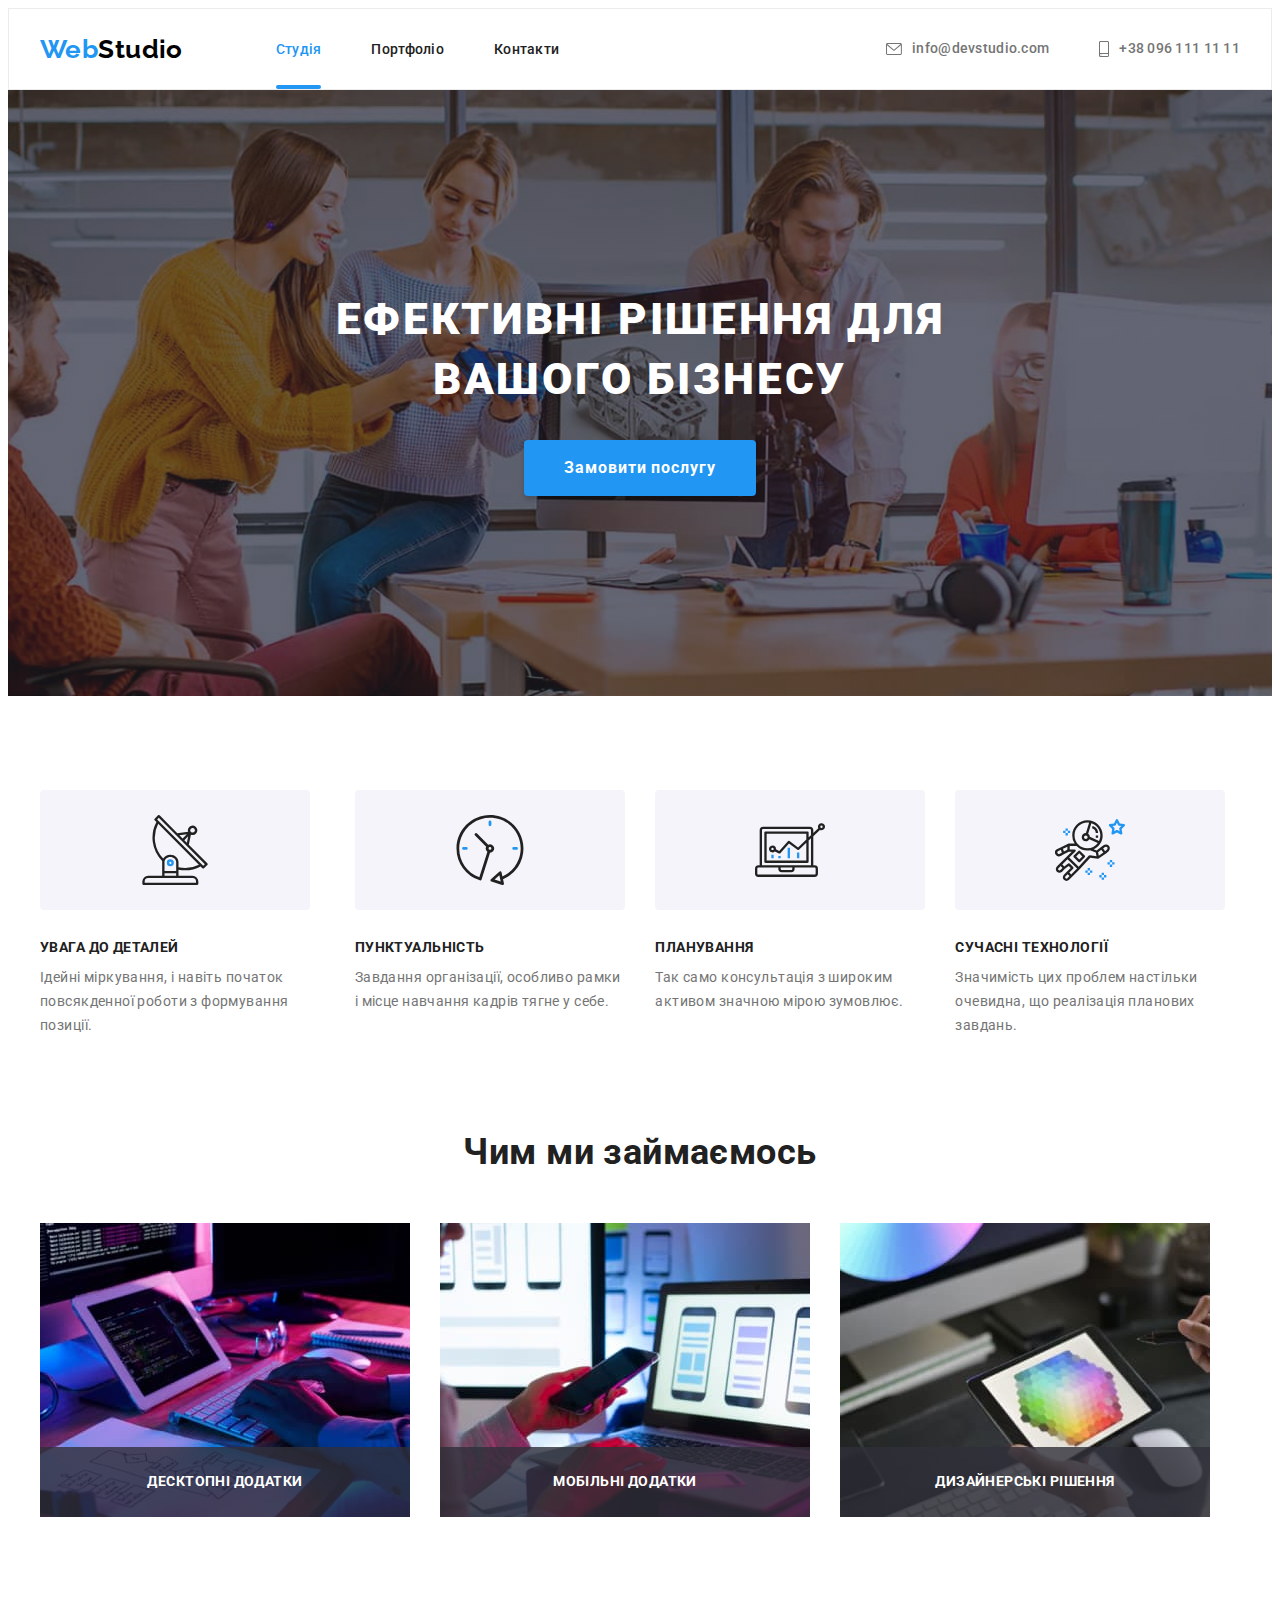
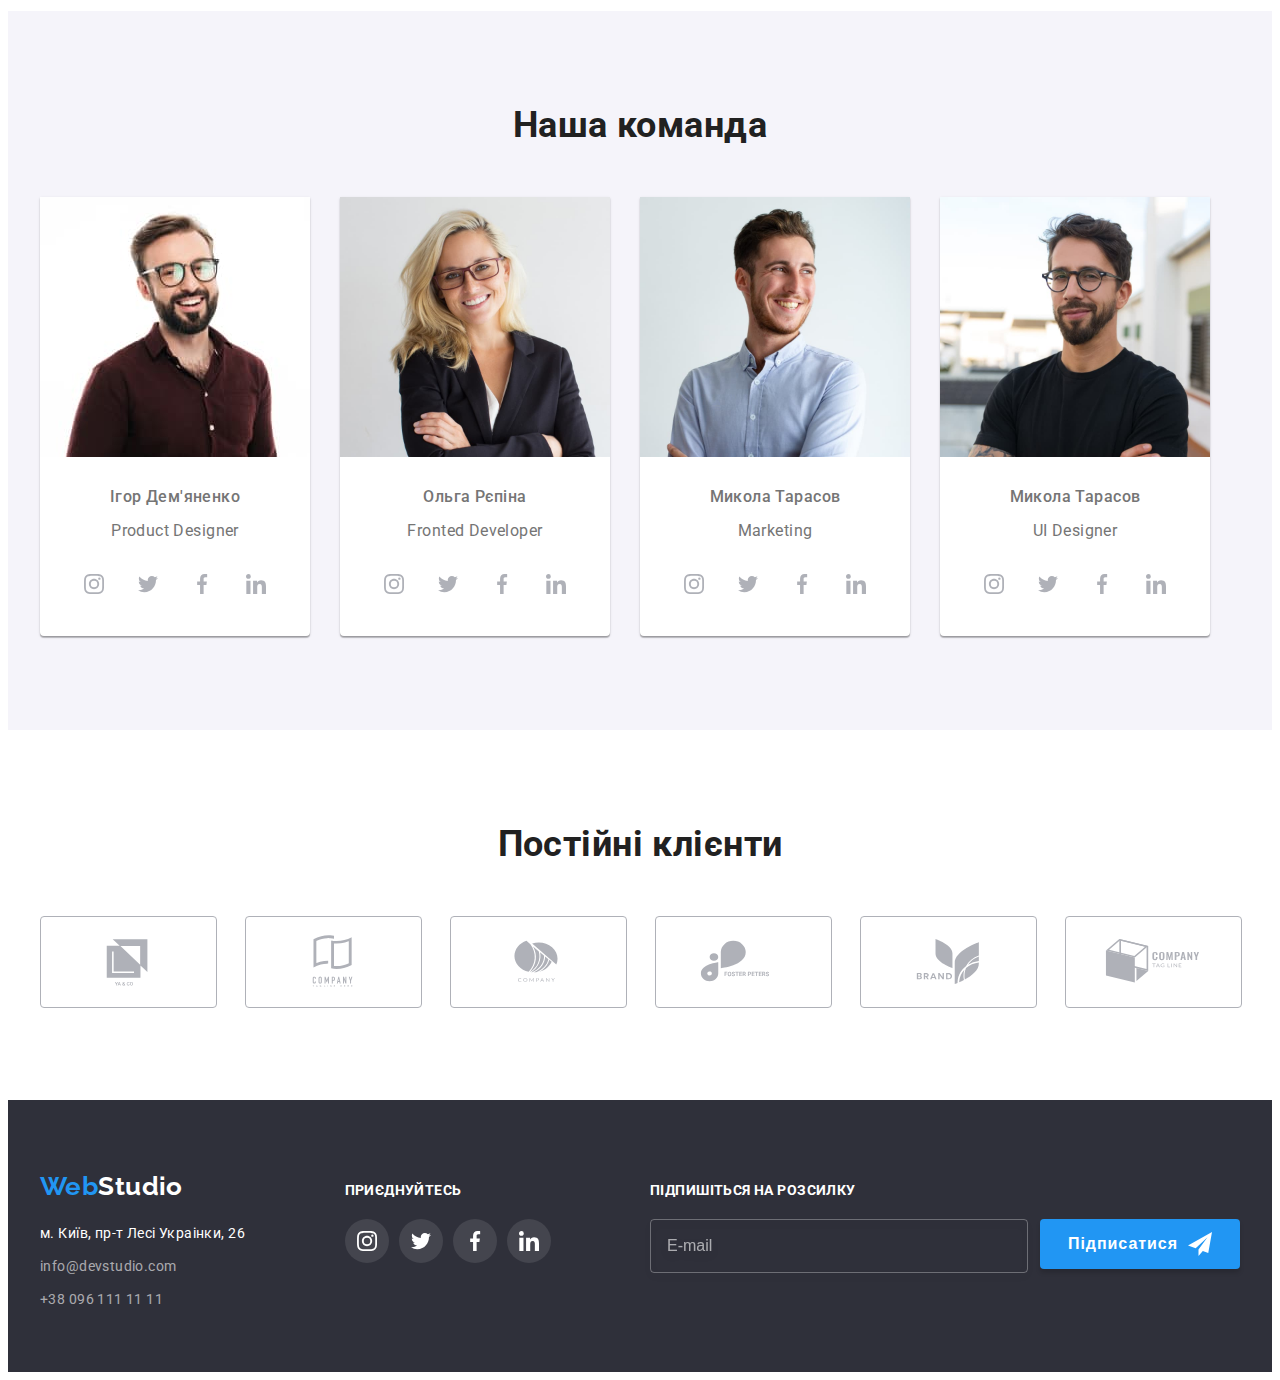
<file: index.html>
<!DOCTYPE html>
<html lang="uk">

<head>
    <meta charset="UTF-8">
    <meta http-equiv="X-UA-Compatible" content="IE=edge">
    <meta name="viewport" content="width=\, initial-scale=1.0">
    <title>Студія</title>
    <link rel="stylesheet" href="https://cdnjs.cloudflare.com/ajax/libs/modern-normalize/1.1.0/modern-normalize.min.css"
        integrity="sha512-wpPYUAdjBVSE4KJnH1VR1HeZfpl1ub8YT/NKx4PuQ5NmX2tKuGu6U/JRp5y+Y8XG2tV+wKQpNHVUX03MfMFn9Q=="
        crossorigin="anonymous" referrerpolicy="no-referrer" />
    <!-- Шрифт -->
    <link rel="preconnect" href="https://fonts.googleapis.com">
    <link rel="preconnect" href="https://fonts.gstatic.com" crossorigin>
    <link href="https://fonts.googleapis.com/css2?family=Raleway:wght@700&family=Roboto:wght@400;500;700;900&display=swap"
        rel="stylesheet">
    <link rel="stylesheet" href="./css/main.min.css">
</head>

<body>
    <header class="header">
        <div class="container header__cont">
            <nav class="nav">
                <a class="logo navigation__logo link" href="./index.html"><span class="logo__part">Web</span>Studio</a>
                <ul class="menu list">
                    <li class="menu__item link">
                        <a class="menu__link link  current" href="./index.html"> Студія</a>
                    </li>
                    <li class="menu__item link">
                        <a class="menu__link link" href="./portfolio.html"> Портфоліо</a>
                    </li>
                    <li class="menu__item link">
                        <a class="menu__link link" href="Контакти"> Контакти</a>
                    </li>
                </ul>
            </nav>
            <ul class="communication list">
                <li class="menu__item"><a class="communication__item link" href="mailto:info@devstudio.com">
                        <svg class="communication__icons" width="16" height="12">
                            <use class="icon" href="./images/icons.svg#icon-envelope"></use>
                        </svg>info@devstudio.com</a></li>
                <li class="menu__item"><a class="communication__item link" href="tel:+380961111111">
                        <svg class="communication__icons" width="10" height="16">
                            <use class="icon" href="./images/icons.svg#icon-smartphone"></use>
                        </svg>+38 096 111 11 11</a></li>
            </ul>
        </div>
    </header>

    <main>
        <section class="hero section">
            <h1 class="hero__title">Ефективні рішення для вашого бізнесу</h1>
            <button type="button" class="hero-button" data-modal-open> <span class="text-hero-button">Замовити послугу</span></button>
            <div class="backdrop is-hidden" data-modal>
                <div class="modal">
                    <button data-modal-close class="button-close">
                        <svg class="modal-icons" width="18" height="18">
                            <use class="icon" href="./images/icons.svg#icon-cross"></use>
                        </svg> 
                    </button>
                    <p class="modal-title">Залиште свої дані, ми вам передзвонимо</p>
                    <form class="modal-form">
                        <div class="modal-field">
                            <label for="user-name" class="input-label">Ім'я</label>
                            <div class="input-wrap">
                                <input type="text" 
                                class="modal-input"
                                id="user-name"
                                class="modal-input"
                                required>
                                <svg class="modal-input-icon" width="18" height="18">
                                    <use href="./images/icons.svg#icon-person-black"></use>
                                </svg>
                            </div>
                        </div>

                        <div class="modal-field ">
                            <label for="user-tel" class="input-label">Телефон</label>
                            <div class="input-wrap">
                                <input type="tel" 
                                class="modal-input"
                                id="user-tel"
                                class="modal-input"
                                required>
                                <svg class="modal-input-icon" width="18" height="18">
                                    <use href="./images/icons.svg#icon-phone-black"></use>
                                </svg>
                            </div>
                        </div>

                        <div class="modal-field">
                            <label for="user-email" class="input-label">Пошта</label>
                            <div class="input-wrap">
                                <input type="email" 
                                class="modal-input"
                                id="user-email"
                                class="modal-input">
                                <svg class="modal-input-icon" width="18" height="18">
                                    <use href="./images/icons.svg#icon-email-black"></use>
                                </svg>
                            </div>
                        </div>

                        <div class="form-textaria">
                            <label for="user-comment" class="input-label">Коментар</label>
                            <textarea 
                                name="user-comment" 
                                id="user-comment" 
                                class="modal-comment  modal-input"
                                placeholder="Введіть текст"
                                ></textarea>
                        </div>

                        <div class="check">
                            <input
                              type="checkbox"
                              name="privacy"
                              id="privacy"
                              class="input-check visually-hidden"
                            />
                            <label for="privacy" class="check-text">
                              <span>
                                <svg class="check-icon" width="16" height="15">
                                  <use href="./images/icons.svg#icon-vector"></use>
                                </svg>
                              </span>
                              Погоджуюся з розсилкою та приймаю  <a href="" class="modal-link link">  Умови договору</a></label
                            >
                        </div>

                        <button type="submit" class="modal-button"><span class="modal-button-text">Відправити</span></button>

                    </form>
                </div>
            </div>
        </section>
        <section class="benefits section">
            <div class="container">
                <h2 class="visually-hidden">Переваги</h2>
                <ul class="benefits benefits__list list">
                    <li class="benefits__item">
                        <div class="benefits__box">
                            <svg class="benefits__icons" width="70" height="70">
                                <use class="icon" href="./images/icons.svg#icon-antenna"></use>
                            </svg>
                        </div>
                        <h3 class="benefits-title">УВАГА ДО ДЕТАЛЕЙ</h3>
                        <p class="benefits-text">Ідейні міркування, і навіть початок повсякденної роботи з формування
                        позиції.</p>
                    </li>
                    <li class="benefits__item">
                        <div class="benefits__box">
                            <svg class="benefits__icons" width="70" height="70">
                                <use class="icon" href="./images/icons.svg#icon-clock"></use>
                            </svg>
                        </div>
                        <h3 class="benefits-title">ПУНКТУАЛЬНІСТЬ</h3>
                        <p class="benefits-text">Завдання організації, особливо рамки і місце навчання кадрів тягне у себе.
                        </p>
                    </li>
                    <li class="benefits__item">
                        <div class="benefits__box">
                            <svg class="benefits__icons" width="70" height="70">
                                <use class="icon" href="./images/icons.svg#icon-diagram"></use>
                            </svg>
                        </div>
                        <h3 class="benefits-title">ПЛАНУВАННЯ</h3>
                        <p class="benefits-text">Так само консультація з широким активом значною мірою зумовлює.</p>
                    </li>
                    <li class="benefits__item">
                        <div class="benefits__box">
                            <svg class="benefits__icons" width="70" height="70">
                                <use class="icon" href="./images/icons.svg#icon-astronaut"></use>
                            </svg>
                        </div>
                        <h3 class="benefits-title">СУЧАСНІ ТЕХНОЛОГІЇ</h3>
                        <p class="benefits-text">Значимість цих проблем настільки очевидна, що реалізація планових завдань.
                        </p>
                    </li>
                </ul>
            </div>
        </section>
        
        <section class="work-example section">
           <div class="container">
            <h2 class="section-title padding-title">Чим ми займаємось</h2>
            <ul class="example list">
                <li class="example__item"><img class="img" src="./images/box_1.jpg" alt="комп'ютер" width="370" height="294">
                    <p class="apps">Десктопні додатки</p>
                </li>
                <li class="example__item"><img class="img" src="./images/box_2.jpg" alt="телефон" width="370" height="294">
                    <p class="apps">Мобільні додатки</p>
                </li>
                <li class="example__item"><img class="img" src="./images/box_3.jpg" alt="планшет" width="370" height="294">
                    <p class="apps">Дизайнерські рішення</p>
                </li>
            </ul>
           </div>
        </section>

        <section class="section-members section">
            <div class="container">
                <h2 class="section-title members padding-title">Наша команда</h2>
                <ul class="members-list list">
                    <li class="members-item">
                        <img class="members-photo" src="./images/team_card_1.jpg" alt="Фото Ігор Дем'яненко" width="270" height="260">
                        <div class="members-card">
                            <h3 class="section-members-name">Ігор Дем'яненко</h3>
                            <p class="section-members-job">Product Designer</p>
                            <ul class="section-members-list list">
                                <li class="section-members-item">
                                    <a href="" class="section-members-link link" target="_blank"
                                        rel="noopener noreferrer nofollow">
                                        <svg class="client-icon" width="20" height="20">
                                            <use href="./images/icons.svg#icon-instagram"></use>
                                        </svg>
                                    </a>
                                </li>
                                <li class="section-members-item">
                                    <a href="" class="section-members-link link" target="_blank"
                                        rel="noopener noreferrer nofollow">
                                        <svg class="client-icon" width="20" height="20">
                                            <use href="./images/icons.svg#icon-twitter"></use>
                                        </svg>
                                    </a>
                                </li>
                                <li class="section-members-item">
                                    <a href="" class="section-members-link link" target="_blank"
                                        rel="noopener noreferrer nofollow">
                                        <svg class="client-icon" width="20" height="20">
                                            <use href="./images/icons.svg#icon-facebook"></use>
                                        </svg>
                                    </a>
                                </li>
                                <li class="section-members-item">
                                    <a href="" class="section-members-link link" target="_blank"
                                        rel="noopener noreferrer nofollow">
                                        <svg class="client-icon" width="20" height="20">
                                            <use href="./images/icons.svg#icon-linkedin"></use>
                                        </svg>
                                    </a>
                                </li>
                            </ul>
                        </div>
                    </li>

                    <li class="members-item">
                        <img class="members-photo" src="./images/team_card_2.jpg" alt="Фото Ольга Рєпіна" width="270" height="260">
                        <div class="members-card">
                            <h3 class="section-members-name">Ольга Рєпіна</h3>
                            <p class="section-members-job">Fronted Developer</p>
                            <ul class="section-members-list list">
                                <li class="section-members-item">
                                    <a href="" class="section-members-link link" target="_blank"
                                        rel="noopener noreferrer nofollow">
                                        <svg class="client-icon" width="20" height="20">
                                            <use href="./images/icons.svg#icon-instagram"></use>
                                        </svg>
                                    </a>
                                </li>
                                <li class="section-members-item">
                                    <a href="" class="section-members-link link" target="_blank"
                                        rel="noopener noreferrer nofollow">
                                        <svg class="client-icon" width="20" height="20">
                                            <use href="./images/icons.svg#icon-twitter"></use>
                                        </svg>
                                    </a>
                                </li>
                                <li class="section-members-item">
                                    <a href="" class="section-members-link link" target="_blank"
                                        rel="noopener noreferrer nofollow">
                                        <svg class="client-icon" width="20" height="20">
                                            <use href="./images/icons.svg#icon-facebook"></use>
                                        </svg>
                                    </a>
                                </li>
                                <li class="section-members-item">
                                    <a href="" class="section-members-link link" target="_blank"
                                        rel="noopener noreferrer nofollow">
                                        <svg class="client-icon" width="20" height="20">
                                            <use href="./images/icons.svg#icon-linkedin"></use>
                                        </svg>
                                    </a>
                                </li>
                            </ul>
                        </div>
                    </li>

                    <li class="members-item">
                        <img class="members-photo" src="./images/team_card_3.jpg" alt="Фото Микола Тарасов" width="270" height="260">
                        <div class="members-card">
                            <h3 class="section-members-name">Микола Тарасов</h3>
                            <p class="section-members-job">Marketing</p>
                            <ul class="section-members-list list">
                                <li class="section-members-item">
                                    <a href="" class="section-members-link link" target="_blank"
                                        rel="noopener noreferrer nofollow">
                                        <svg class="client-icon" width="20" height="20">
                                            <use href="./images/icons.svg#icon-instagram"></use>
                                        </svg>
                                    </a>
                                </li>
                                <li class="section-members-item">
                                    <a href="" class="section-members-link link" target="_blank"
                                        rel="noopener noreferrer nofollow">
                                        <svg class="client-icon" width="20" height="20">
                                            <use href="./images/icons.svg#icon-twitter"></use>
                                        </svg>
                                    </a>
                                </li>
                                <li class="section-members-item">
                                    <a href="" class="section-members-link link" target="_blank"
                                        rel="noopener noreferrer nofollow">
                                        <svg class="client-icon" width="20" height="20">
                                            <use href="./images/icons.svg#icon-facebook"></use>
                                        </svg>
                                    </a>
                                </li>
                                <li class="section-members-item">
                                    <a href="" class="section-members-link link" target="_blank"
                                        rel="noopener noreferrer nofollow">
                                        <svg class="client-icon" width="20" height="20">
                                            <use href="./images/icons.svg#icon-linkedin"></use>
                                        </svg>
                                    </a>
                                </li>
                            </ul>
                        </div>
                    </li>

                    <li class="members-item">
                        <img class="members-photo" src="./images/team_card_4.jpg" alt="Фото Михайло Єрмаков" width="270" height="260">
                        <div class="members-card">
                            <h3 class="section-members-name">Микола Тарасов</h3>
                            <p class="section-members-job">UI Designer</p>
                            <ul class="section-members-list list">
                                <li class="section-members-item">
                                    <a href="" class="section-members-link link" target="_blank"
                                        rel="noopener noreferrer nofollow">
                                        <svg class="client-icon" width="20" height="20">
                                            <use href="./images/icons.svg#icon-instagram"></use>
                                        </svg>
                                    </a>
                                </li>
                                <li class="section-members-item">
                                    <a href="" class="section-members-link link" target="_blank"
                                        rel="noopener noreferrer nofollow">
                                        <svg class="client-icon" width="20" height="20">
                                            <use href="./images/icons.svg#icon-twitter"></use>
                                        </svg>
                                    </a>
                                </li>
                                <li class="section-members-item">
                                    <a href="" class="section-members-link link" target="_blank"
                                        rel="noopener noreferrer nofollow">
                                        <svg class="client-icon" width="20" height="20">
                                            <use href="./images/icons.svg#icon-facebook"></use>
                                        </svg>
                                    </a>
                                </li>
                                <li class="section-members-item">
                                    <a href="" class="section-members-link link" target="_blank"
                                        rel="noopener noreferrer nofollow">
                                        <svg class="client-icon" width="20" height="20">
                                            <use href="./images/icons.svg#icon-linkedin"></use>
                                        </svg>
                                    </a>
                                </li>
                            </ul>
                        </div>
                    </li>
                </ul>
            </div>
        </section>

        <section class="client section">
            <div class="container">
                <h2 class="section-title">Постійні клієнти</h2>
                <ul class="client-list list">
                    <li class="client-item">
                        <a href="" class="client-link link" target="_blank"
                            rel="noopener noreferrer nofollow">
                            <svg class="client-icon" width="106" height="60">
                                <use href="./images/icons.svg#icon-logo-1"></use>
                            </svg>
                        </a>
                    </li>
                    <li class="client-item">
                        <a href="" class="client-link link" target="_blank"
                            rel="noopener noreferrer nofollow">
                            <svg class="client-icon" width="106" height="60">
                                <use href="./images/icons.svg#icon-logo-2"></use>
                            </svg>
                        </a>
                    </li>
                    <li class="client-item">
                        <a href="" class="client-link link" target="_blank"
                            rel="noopener noreferrer nofollow">
                            <svg class="client-icon" width="106" height="60">
                                <use href="./images/icons.svg#icon-logo-3"></use>
                            </svg>
                        </a>
                    </li>
                    <li class="client-item">
                        <a href="" class="client-link link" target="_blank"
                            rel="noopener noreferrer nofollow">
                            <svg class="client-icon" width="106" height="60">
                                <use href="./images/icons.svg#icon-logo-4"></use>
                            </svg>
                        </a>
                    </li>
                    <li class="client-item">
                        <a href="" class="client-link link" target="_blank"
                            rel="noopener noreferrer nofollow">
                            <svg class="client-icon" width="106" height="60">
                                <use href="./images/icons.svg#icon-logo-5"></use>
                            </svg>
                        </a>
                    </li>
                    <li class="client-item">
                        <a href="" class="client-link link" target="_blank"
                        rel="noopener noreferrer nofollow">
                            <svg class="client-icon" width="106" height="60">
                                <use class="" href="./images/icons.svg#icon-logo-6"></use>
                            </svg>
                        </a>
                    </li>
                </ul>
            </div>
        </section>
    </main>

    <footer class="footer">
        <div class="container footer-container">
            <div class="address-footer">
                <a class="logo-footer link" href="./index.html"><span class="logo-footer-part">Web</span>Studio</a>
                <address class="address">
                    <ul class="address-list list">
                        <li class="address-item"><a class="address-link" href="https://goo.gl/maps/CPtrU1FHBa2aNyZL9" target="_blank"
                        rel="noopener noreferrer nofollow">м. Київ, пр-т Лесі Украінки, 26</a></li>
                        <li class="address-item"><a class="address-link-hue" href="mailto:info@devstudio.com">info@devstudio.com</a></li>
                        <li class="address-item"><a class="address-link-hue" href="tel:+380961111111">+38 096 111 11 11</a></li>
                    </ul>
                </address>
            </div>
            <div class="soc-footer">
                <p class="join-in">приєднуйтесь</p>
                <ul class="footer-icon-list list">
                    <li class="footer-icon-item">
                        <a href="" class="footer-icon-link link" target="_blank"
                        rel="noopener noreferrer nofollow">
                        <svg class="footer-icon" width="20" height="20">
                            <use href="./images/icons.svg#icon-instagram"></use></svg>
                        </a>
                    </li>
                    <li class="footer-icon-item">
                        <a href="" class="footer-icon-link link" target="_blank"
                        rel="noopener noreferrer nofollow">
                        <svg class="footer-icon" width="20" height="20">
                            <use href="./images/icons.svg#icon-twitter"></use></svg>
                        </a>
                    </li>
                    <li class="footer-icon-item">
                        <a href="" class="footer-icon-link link" target="_blank"
                        rel="noopener noreferrer nofollow">
                        <svg class="footer-icon" width="20" height="20">
                            <use href="./images/icons.svg#icon-facebook"></use></svg>
                        </a>
                    </li>
                    <li class="footer-icon-item">
                        <a href="" class="footer-icon-link link" target="_blank"
                        rel="noopener noreferrer nofollow">
                        <svg class="footer-icon" width="20" height="20">
                            <use href="./images/icons.svg#icon-linkedin"></use></svg>
                        </a>
                    </li>
                </ul>
            </div>

            <div class="join-footer">
                <p class="join-in">Підпишіться на розсилку</p>
                <form class="input-footer-wrap">
                    <input type="email" class="footer-input" placeholder="E-mail">
                    <button type="submit" class="btn-join">
                        <span class="btn-text-join">Підписатися</span>
                        <svg class="footer-icon-btn" width="24" height="24">
                            <use href="./images/icons.svg#icon-send"></use>
                        </svg>
                    </button>
                </form>
            </div>
        </div>
    </footer>
    <script src="./js/modal.js"></script>
</body>

</html>
</file>
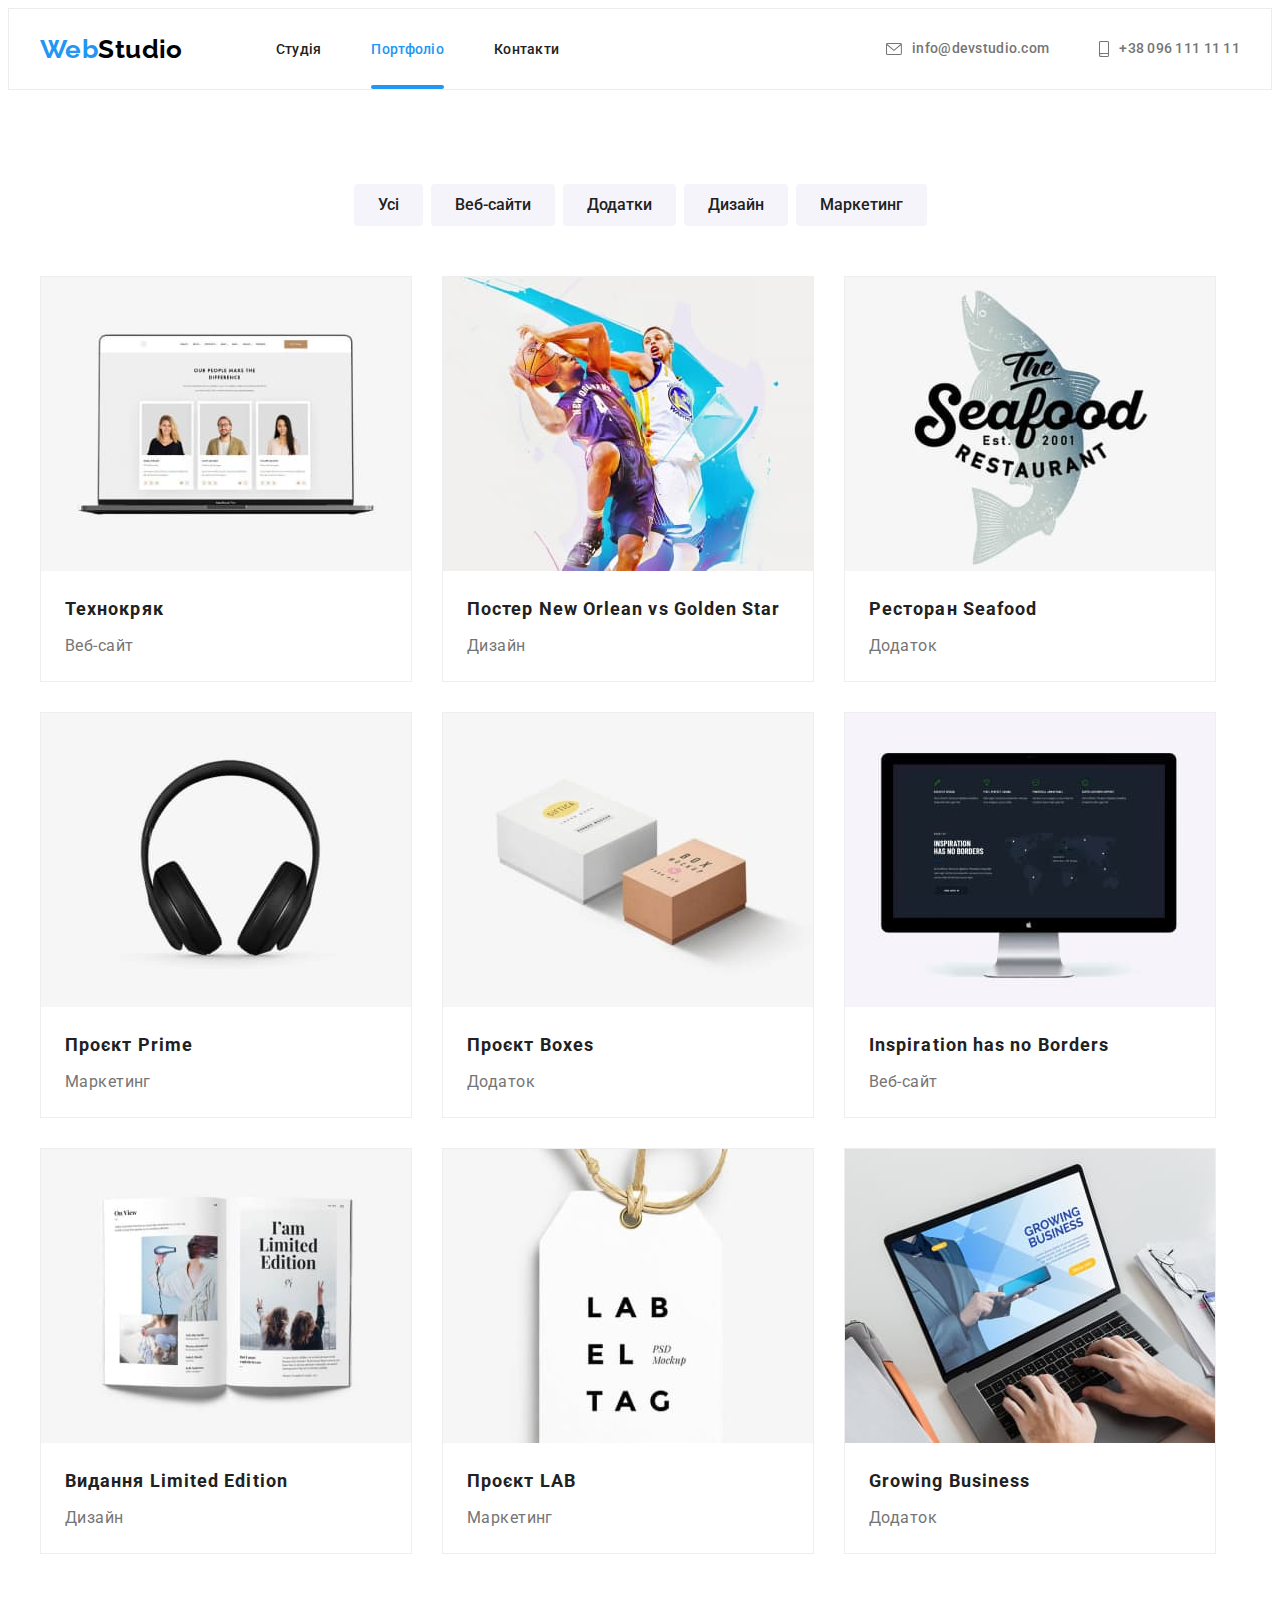
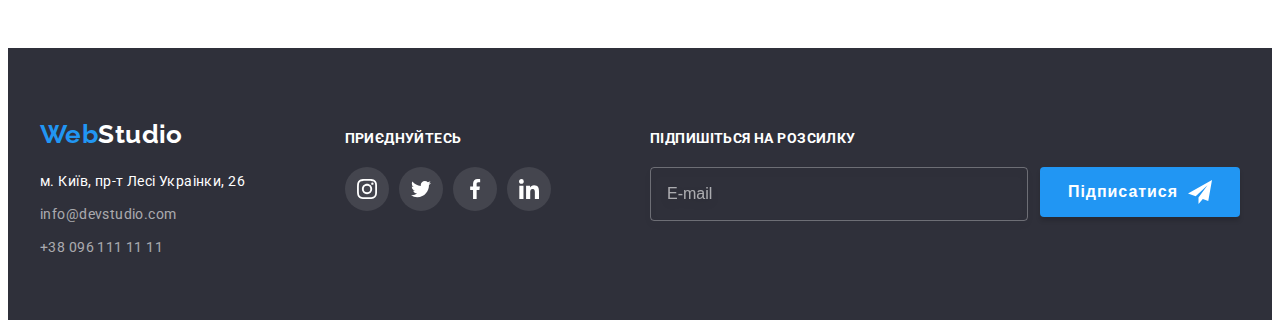
<file: portfolio.html>
<!DOCTYPE html>
<html lang="uk">
<head>
    <meta charset="UTF-8">
    <meta http-equiv="X-UA-Compatible" content="IE=edge">
    <meta name="viewport" content="width=device-width, initial-scale=1.0">
    <title>Portfolio</title>
    <link rel="stylesheet" href="https://cdnjs.cloudflare.com/ajax/libs/modern-normalize/1.1.0/modern-normalize.min.css"
        integrity="sha512-wpPYUAdjBVSE4KJnH1VR1HeZfpl1ub8YT/NKx4PuQ5NmX2tKuGu6U/JRp5y+Y8XG2tV+wKQpNHVUX03MfMFn9Q=="
        crossorigin="anonymous" referrerpolicy="no-referrer" />
    <!-- Шрифт -->
    <link rel="preconnect" href="https://fonts.googleapis.com">
    <link rel="preconnect" href="https://fonts.gstatic.com" crossorigin>
    <link href="https://fonts.googleapis.com/css2?family=Raleway:wght@700&family=Roboto:wght@400;500;700;900&display=swap"
        rel="stylesheet">
        <!-- <link rel="stylesheet" href="./css/styles.css"> -->
        <link rel="stylesheet" href="./css/main.min.css">
</head>
<body>
    <header class="header">
        <div class="container header__cont">
            <nav class="nav">
                <a class="logo navigation__logo link" href="./portfolio.html"><span class="logo__part">Web</span>Studio</a>
                <ul class="menu list">
                    <li class="menu__item link">
                        <a class="menu__link link" href="./index.html"> Студія</a>
                    </li>
                    <li class="menu__item link">
                        <a class="menu__link link  current" href="./portfolio.html"> Портфоліо</a>
                    </li>
                    <li class="menu__item link">
                        <a class="menu__link link" href="Контакти"> Контакти</a>
                    </li>
                </ul>
            </nav>
            <ul class="communication list">
                <li class="menu__item"><a class="communication__item link" href="mailto:info@devstudio.com">
                        <svg class="communication__icons" width="16" height="12">
                            <use class="icon" href="./images/icons.svg#icon-envelope"></use>
                        </svg>info@devstudio.com</a></li>
                <li class="menu__item"><a class="communication__item link" href="tel:+380961111111">
                        <svg class="communication__icons" width="10" height="16">
                            <use class="icon" href="./images/icons.svg#icon-smartphone"></use>
                        </svg>+38 096 111 11 11</a></li>
            </ul>
        </div>
    </header>

   <main>
    <section class="portfolio section">
        <div class="container">
            <h1 class="visually-hidden"> Картки </h1>

            <ul class="portfolio-list list">
                <li class="portfolio-item"><button class="portfolio-button portfolio-text-button" type="button">Усі</button></li>
                <li class="portfolio-item"><button class="portfolio-button portfolio-text-button" type="button">Веб-сайти</button>
                </li>
                <li class="portfolio-item"><button class="portfolio-button portfolio-text-button" type="button">Додатки</button>
                </li>
                <li class="portfolio-item"><button class="portfolio-button portfolio-text-button" type="button">Дизайн</button></li>
                <li class="portfolio-item"><button class="portfolio-button portfolio-text-button" type="button">Маркетинг</button>
                </li>
            </ul>
            
            <ul class="portfolio-cards list">
                <li class="portf-cards">
                    <a class="portf-link link" href="">
                        <div class="portf-top-wrap">
                        <img class="photo-cards" src="./images/port-card1.jpg" alt="Ноутбук з сайтом" width="370">
                            <p class="portf-top-text">
                                Ресурс пропонує комплексні пропозиції з різним рівнем функціоналу та сервісів. Все це дозволить відвідувачу отримати вичерпні відомості про компанію чи приватну особу.
                            </p>
                        </div>
                        <div class="text-pad">
                            <h2 class="portfolio-title ">Технокряк</h2>
                            <p class="portfolio-text ">Веб-сайт</p>
                        </div>
                    </a>    
                </li>
            
                <li class="portf-cards">
                    <a class="link portf-link" href="">
                        <div class="portf-top-wrap">
                            <img class="photo-cards" src="./images/port-card2.jpg" alt="Баскетболісти"
                                width="370">
                                <p class="portf-top-text">
                                    Ресурс пропонує комплексні пропозиції з різним рівнем функціоналу та сервісів. Все це дозволить відвідувачу отримати вичерпні відомості про компанію чи приватну особу.
                                </p>
                            </div>
                        <div class="text-pad">
                            <h2 class="portfolio-title">Постер New Orlean vs Golden Star</h2>
                            <p class="portfolio-text">Дизайн</p>
                        </div>
                    </a>
                </li>
            
                <li class="portf-cards">
                    <a class="portf-link link" href="">
                        <div class="portf-top-wrap">
                        <img class="photo-cards" src="./images/port-card3.jpg" alt="Баскетболісти"
                                width="370">
                                <p class="portf-top-text">
                                    Ресурс пропонує комплексні пропозиції з різним рівнем функціоналу та сервісів. Все це дозволить відвідувачу отримати вичерпні відомості про компанію чи приватну особу.
                                </p>
                            </div>
                        <div class="text-pad">
                            <h2 class="portfolio-title">Ресторан Seafood</h2>
                            <p class="portfolio-text">Додаток</p>
                        </div>
                    </a>
                </li>
            
                <li class="portf-cards">
                    <a class="portf-link link" href="">
                        <div class="portf-top-wrap">
                        <img class="photo-cards" src="./images/port-card4.jpg" alt="Баскетболісти"
                                width="370">
                                <p class="portf-top-text">
                                    Ресурс пропонує комплексні пропозиції з різним рівнем функціоналу та сервісів. Все це дозволить відвідувачу отримати вичерпні відомості про компанію чи приватну особу.
                                </p>
                            </div>
                        <div class="text-pad">
                            <h2 class="portfolio-title">Проєкт Prime</h2>
                            <p class="portfolio-text">Маркетинг</p>
                        </div>
                    </a>
                </li>
            
                <li class="portf-cards">
                    <a class="portf-link link" href="">
                        <div class="portf-top-wrap">
                        <img class="photo-cards" src="./images/port-card5.jpg" alt="Баскетболісти"
                                width="370">
                                <p class="portf-top-text">
                                    Ресурс пропонує комплексні пропозиції з різним рівнем функціоналу та сервісів. Все це дозволить відвідувачу отримати вичерпні відомості про компанію чи приватну особу.
                                </p>
                            </div>
                        <div class="text-pad">
                            <h2 class="portfolio-title">Проєкт Boxes</h2>
                            <p class="portfolio-text">Додаток</p>
                        </div>
                    </a>
                </li>
            
                <li class="portf-cards">
                    <a class="portf-link link" href="">
                        <div class="portf-top-wrap">
                        <img class="photo-cards" src="./images/port-card6.jpg" alt="Баскетболісти"
                                width="370">
                                <p class="portf-top-text">
                                    Ресурс пропонує комплексні пропозиції з різним рівнем функціоналу та сервісів. Все це дозволить відвідувачу отримати вичерпні відомості про компанію чи приватну особу.
                                </p>
                            </div>
                        <div class="text-pad">
                            <h2 class="portfolio-title">Inspiration has no Borders</h2>
                            <p class="portfolio-text">Веб-сайт</p>
                        </div>
                    </a>
                </li>
            
                <li class="portf-cards">
                    <a class="portf-link link" href="">
                        <div class="portf-top-wrap">
                        <img class="photo-cards" src="./images/port-card7.jpg" alt="Баскетболісти"
                                width="370">
                                <p class="portf-top-text">
                                    Ресурс пропонує комплексні пропозиції з різним рівнем функціоналу та сервісів. Все це дозволить відвідувачу отримати вичерпні відомості про компанію чи приватну особу.
                                </p>
                            </div>
                        <div class="text-pad">
                            <h2 class="portfolio-title">Видання Limited Edition</h2>
                            <p class="portfolio-text">Дизайн</p>
                        </div>
                    </a>
                </li>
            
                <li class="portf-cards">
                    <a class="portf-link link" href="">
                        <div class="portf-top-wrap">
                        <img class="photo-cards" src="./images/port-card8.jpg" alt="Баскетболісти"
                                width="370">
                                <p class="portf-top-text">
                                    Ресурс пропонує комплексні пропозиції з різним рівнем функціоналу та сервісів. Все це дозволить відвідувачу отримати вичерпні відомості про компанію чи приватну особу.
                                </p>
                            </div>
                        <div class="text-pad">
                            <h2 class="portfolio-title">Проєкт LAB</h2>
                            <p class="portfolio-text">Маркетинг</p>
                        </div>
                    </a>
                </li>
            
                <li class="portf-cards">
                    <a class="portf-link link" href="">
                        <div class="portf-top-wrap">
                        <img class="photo-cards" src="./images/port-card9.jpg" alt="Баскетболісти"
                                width="370">
                                <p class="portf-top-text">
                                    Ресурс пропонує комплексні пропозиції з різним рівнем функціоналу та сервісів. Все це дозволить відвідувачу отримати вичерпні відомості про компанію чи приватну особу.
                                </p>
                            </div>
                        <div class="text-pad">
                            <h2 class="portfolio-title">Growing Business</h2>
                            <p class="portfolio-text">Додаток</p>
                        </div>
                    </a>
                </li>
            </ul>
        </div>
    </section>
   </main>

   <footer class="footer">
    <div class="container footer-container">
        <div class="address-footer">
            <a class="logo-footer link" href="./portfolio.html"><span class="logo-footer-part">Web</span>Studio</a>
        <address class="address">
            <ul class="address-list list">
                <li class="address-item"><a class="address-link" href="https://goo.gl/maps/CPtrU1FHBa2aNyZL9" target="_blank"
                rel="noopener noreferrer nofollow">м. Київ, пр-т Лесі Украінки, 26</a></li>
                <li class="address-item"><a class="address-link-hue" href="mailto:info@devstudio.com">info@devstudio.com</a></li>
                <li class="address-item"><a class="address-link-hue" href="tel:+380961111111">+38 096 111 11 11</a></li>
            </ul>
        </div>
            <div class="soc-footer">
                <p class="join-in">приєднуйтесь</p>
                <ul class="footer-icon-list list">
                    <li class="footer-icon-item">
                        <a href="" class="footer-icon-link link" target="_blank"
                        rel="noopener noreferrer nofollow">
                        <svg class="footer-icon" width="20" height="20">
                            <use href="./images/icons.svg#icon-instagram"></use></svg>
                        </a>
                    </li>
                    <li class="footer-icon-item">
                        <a href="" class="footer-icon-link link" target="_blank"
                        rel="noopener noreferrer nofollow">
                        <svg class="footer-icon" width="20" height="20">
                            <use href="./images/icons.svg#icon-twitter"></use></svg>
                        </a>
                    </li>
                    <li class="footer-icon-item">
                        <a href="" class="footer-icon-link link" target="_blank"
                        rel="noopener noreferrer nofollow">
                        <svg class="footer-icon" width="20" height="20">
                            <use href="./images/icons.svg#icon-facebook"></use></svg>
                        </a>
                    </li>
                    <li class="footer-icon-item">
                        <a href="" class="footer-icon-link link" target="_blank"
                        rel="noopener noreferrer nofollow">
                        <svg class="footer-icon" width="20" height="20">
                            <use href="./images/icons.svg#icon-linkedin"></use></svg>
                        </a>
                    </li>
                </ul>
            </div>
            
            <div class="join-footer">
                <p class="join-in">Підпишіться на розсилку</p>
                <form class="input-footer-wrap">
                    <input type="email" class="footer-input" placeholder="E-mail">
                    <button type="submit" class="btn-join">
                        <span class="btn-text-join">Підписатися</span>
                        <svg class="footer-icon-btn" width="24" height="24">
                            <use href="./images/icons.svg#icon-send"></use>
                        </svg>
                    </button>
                </form>
            </div>
            </div>
        </address>
    
    </div>
</footer>
</body>
</html>
</file>
<file: css/main.min.css>
:root{--primary-text-color: #757575;--title-text-color: #212121;--part-title-color: #000000;--primary-white-color: #FFFFFF;--accent-text-color: #2196F3;--background-color: #2F303A;--second-background-color: #F5F5F5;--color-hero-button: #188CE8;--color-section-members: #F5F4FA;--color-icon: #AFB1B8;--cubic: cubic-bezier(0.4, 0, 0.2, 1)}.visually-hidden{position:absolute;white-space:nowrap;width:1px;height:1px;overflow:hidden;border:0;padding:0;clip:rect(0 0 0 0);-webkit-clip-path:inset(50%);clip-path:inset(50%);margin:-1px}p,h1,h2,h3,h4,h5,h6{margin:0}ul,ol{margin:0;padding-left:0}img{display:block;max-width:100%;height:auto}.list{list-style:none}.link{text-decoration:none}body{font-family:"Roboto",sans-serif;color:var(--primary-text-color);font-size:14px;background-color:var(--primary-white-color);letter-spacing:.03em}.container{width:1200px;padding-left:15px;padding-right:15px;margin:0 auto}.section{padding-top:94px;padding-bottom:94px}.backdrop{position:fixed;top:0;left:0;width:100%;height:100%;background:rgba(0,0,0,.2);transition:opacity 250ms var(--cubic),visibility 250ms var(--cubic)}.backdrop.is-hidden{opacity:0;visibility:hidden;pointer-events:none}.modal{width:528px;position:absolute;top:50%;left:50%;transform:translate(-50%, -50%) scaleY(1);transition:transform 250ms var(--cubic);padding:40px;background:var(--primary-white-color);box-shadow:0px 1px 3px rgba(0,0,0,.12),0px 1px 1px rgba(0,0,0,.14),0px 2px 1px rgba(0,0,0,.2);border-radius:4px}.modal-title{font-weight:700;font-size:20px;line-height:1.15;text-align:center;margin-bottom:12px;color:var(--title-text-color)}.modal-field{margin-bottom:10px}.input-label{font-weight:400;font-size:12px;line-height:1.16;letter-spacing:.01em;display:block;margin-bottom:4px;text-align:left;color:var(--primary-text-color)}.input-wrap{position:relative}.modal-input{width:100%;height:40px;border:1px solid rgba(33,33,33,.2);border-radius:4px;outline:rgba(0,0,0,0);padding-left:42px;transition-property:border;transition-duration:250ms;transition-timing-function:cubic-bezier(0.4, 0, 0.2, 1);cursor:pointer}.modal-input:focus{border:1px solid var(--accent-text-color)}.modal-pad-com{margin-bottom:20px}.modal-input-icon{position:absolute;left:15px;top:50%;transform:translateY(-50%)}.modal-input:focus+.modal-input-icon{fill:var(--accent-text-color)}.form-textaria{margin-bottom:20px}.modal-comment{margin-bottom:4px;display:block;width:100%;height:120px;padding:12px 16px;font-weight:400;font-size:15px;line-height:1.16;letter-spacing:.01em;resize:none;transition-property:border;transition-duration:250ms;transition-timing-function:cubic-bezier(0.4, 0, 0.2, 1)}.modal-comment:focus{border:1px solid #2196f3}.input-check{display:block;transition-property:border-color;transition-duration:250ms;transition-timing-function:var(--cubic)}.check{align-items:center;justify-content:center;margin-bottom:30px}.check-text{display:flex;align-items:center;justify-content:center}.check-text span{background:#fff;border-radius:4px;border:2px solid #171a24;width:16px;height:15px;font-weight:400;line-height:1.71;margin-right:5px;display:flex;align-items:center;justify-content:center;fill:rgba(0,0,0,0)}.modal-link{font-weight:400;line-height:1.71;margin-right:5px;color:var(--accent-text-color);margin-left:7px;text-decoration:underline}.check-icon{display:flex;justify-content:center;align-items:center}.input-check:checked+.check-text span{background-color:var(--accent-text-color);border-radius:2px;border-color:rgba(0,0,0,0);fill:#fff}.input-check:focus+.check-text span{border-color:var(--accent-text-color)}.modal-button{width:200px;height:50px;background-color:var(--accent-text-color);box-shadow:0px 4px 4px rgba(0,0,0,.15);border-radius:4px;border-color:rgba(0,0,0,0);transform:background-color 250ms var(--cubic)}.modal-button-text{font-weight:700;font-size:16px;line-height:1.88;display:block;align-items:center;text-align:center;letter-spacing:.06em;color:var(--primary-white-color)}.modal-button:hover,.modal-button:focus{background-color:#188ce8}.backdrop.is-hidden .modal{transform:translate(-50%, -50%) scaleY(0)}.button-close{position:absolute;top:8px;right:8px;width:30px;height:30px;display:flex;align-items:center;justify-content:center;cursor:pointer;background-color:var(--primary-white-color);border:1px solid rgba(0,0,0,.1);border-radius:50%;transform:fill 250ms var(--cubic)}.button-close:hover,.button-close:focus{fill:var(--accent-text-color)}.logo{font-family:"Raleway",sans-serif;font-weight:700;font-size:26px;line-height:1.19;color:var(--part-title-color)}.logo__part{color:var(--accent-text-color)}.header-logo-link:focus{color:var(--accent-text-color)}.navigation__logo{margin-right:93px}.header{border:1px solid #ececec}.header__cont{display:flex;align-items:center}.nav{display:flex;align-items:center}.menu{display:flex;gap:50px}.menu .link.current{color:var(--accent-text-color);position:relative}.menu__link{padding-top:32px;padding-bottom:32px;font-weight:500;line-height:1.14;letter-spacing:.02em;color:var(--title-text-color);transition:color 250ms var(--cubic)}.menu__link:hover,.menu__link:focus{color:var(--accent-text-color)}.current::after{position:absolute;bottom:0;content:"";display:block;width:100%;height:4px;background:var(--accent-text-color);border-radius:2px}.communication{display:flex;margin-left:auto;gap:50px}.communication__item{padding-top:32px;padding-bottom:32px;display:flex;align-items:center;font-weight:500;line-height:1.14;letter-spacing:.02em;color:var(--primary-text-color);transition:color 250ms var(--cubic)}.communication__item:hover,.communication__item:focus{color:var(--accent-text-color)}.communication__icons{margin-right:10px;fill:currentColor}.hero{padding-top:200px;padding-bottom:200px;text-align:center;background-image:linear-gradient(rgba(47, 48, 58, 0.4), rgba(47, 48, 58, 0.4)),url(../images/bgi.jpg);background-repeat:no-repeat;background-position:center;background-size:cover;max-width:1600px;margin:0 auto}.hero__title{margin-bottom:30px;max-width:696px;margin:0 auto 30px auto;font-weight:900;font-size:44px;line-height:1.36;letter-spacing:.06em;text-transform:uppercase;color:var(--primary-white-color)}.hero-button{font-family:inherit;background:var(--accent-text-color);box-shadow:0px 4px 4px rgba(0,0,0,.15);border-radius:4px;cursor:pointer;border-color:rgba(0,0,0,0);transition:background-color 250ms var(--cubic)}.hero-button:hover,.hero-button:focus{background-color:var(--color-hero-button)}.text-hero-button{padding:10px 32px;font-family:"Roboto";font-weight:700;font-size:16px;line-height:1.88;display:flex;align-items:center;text-align:center;letter-spacing:.06em;color:var(--primary-white-color)}.benefits__list{display:flex;gap:30px}.benefits__box{margin-bottom:30px;width:270px;height:120px;background:#f5f4fa;border-radius:4px;display:flex;justify-content:center;align-items:center}.benefits__item{display:block;justify-content:center;align-items:center}.benefits-title{margin-bottom:10px;font-size:14px;line-height:1.14;text-transform:uppercase;color:var(--title-text-color)}.benefits-text{line-height:1.71}.work-example{padding-top:0}.example{display:flex;gap:30px}.padding-title{margin-bottom:50px}.example__item{position:relative}.apps{position:absolute;width:100%;bottom:0;padding-top:27px;padding-bottom:27px;font-weight:700;line-height:1.14;text-align:center;text-transform:uppercase;color:var(--primary-white-color);background:rgba(47,48,58,.8)}.members{margin-bottom:50px}.members-item{background-color:#fff;box-shadow:0px 1px 3px rgba(0,0,0,.12),0px 1px 1px rgba(0,0,0,.14),0px 2px 1px rgba(0,0,0,.2);border-radius:0px 0px 4px 4px;transition:color 250ms var(--cubic)}.members-item:not(:last-child){margin-right:30px}.members-list{display:flex}.section-members{background-color:var(--color-section-members)}.section-title{font-size:36px;line-height:1.16;text-align:center;color:var(--title-text-color)}.example-item:not(:last-child){margin-right:30px}.example-item{position:relative}.apps{position:absolute;width:100%;bottom:0;padding-top:27px;padding-bottom:27px;font-weight:700;line-height:1.14;text-align:center;text-transform:uppercase;color:var(--primary-white-color);background:rgba(47,48,58,.8)}.section-members-list{display:flex;justify-content:center;gap:10px}.section-members-item{width:44px;height:44px}.section-members-name{margin-bottom:10px;font-weight:500;font-size:16px;line-height:1.19;text-align:center}.section-members-job{margin-bottom:16px;font-size:16px;line-height:1.9;text-align:center}.members-card{padding-top:30px;padding-bottom:30px}.section-members-list{display:flex;justify-content:center;gap:10px}.section-members-item{width:44px;height:44px}.section-members-link{width:100%;height:100%;border-radius:50%;display:flex;justify-content:center;align-items:center;transition:background-color 250ms var(--cubic)}.section-members-link:hover,.section-members-link:focus{background-color:var(--accent-text-color)}.client-icon{transition:fill 250ms var(--cubic)}.section-members-link:hover .client-icon,.section-members-link:focus .client-icon{fill:var(--primary-white-color)}.client-icon{fill:var(--color-icon);transition:fill 250ms var(--cubic)}.client .section-title{margin-bottom:50px}.client-list{display:flex;margin-left:auto;gap:30px}.client-item{width:calc((100% - 150px)/6);height:90px}.client-link{width:100%;height:100%;border:1px solid #afb1b8;border-radius:4px;display:flex;justify-content:center;align-items:center;transition:border-color 250ms var(--cubic)}.client-link:hover,.client-link:focus{border-color:var(--accent-text-color)}.client-link:hover .client-icon,.client-link:focus .client-icon{fill:var(--accent-text-color)}.footer{padding-top:60px;padding-bottom:60px;background-color:var(--background-color)}.logo-footer{margin-bottom:20px;display:block;font-family:"Raleway";font-weight:700;font-size:26px;line-height:1.19;color:var(--primary-white-color);transition:color 250ms var(--cubic)}.logo-footer-part{color:var(--accent-text-color)}.address-item:not(:last-child){margin-bottom:9px}.address-link{font-style:normal;line-height:1.71;color:var(--primary-white-color);text-decoration:none;transition:color 250ms var(--cubic)}.address-link-hue{font-style:normal;line-height:1.71;color:rgba(255,255,255,.6);text-decoration:none;transition:color 250ms var(--cubic)}.logo-footer:focus{color:var(--accent-text-color)}.address-link:hover,.address-link:focus{color:var(--accent-text-color)}.address-link-hue:hover,.address-link-hue:focus{color:var(--accent-text-color)}.join-in{padding-top:23px;margin-bottom:20px;font-weight:700;font-style:normal;line-height:1.14;letter-spacing:.03em;text-transform:uppercase;color:var(--primary-white-color)}.footer-icon-list{display:flex;gap:10px}.footer-icon-item{width:44px;height:44px}.footer-icon-link{width:100%;height:100%;background:rgba(255,255,255,.1);border-radius:50%;display:flex;justify-content:center;align-items:center;transition:background-color 250ms var(--cubic)}.footer-icon{fill:var(--primary-white-color)}.footer-icon-link:hover,.footer-icon-link:focus{background-color:var(--accent-text-color)}.footer-container{display:flex;align-items:baseline;justify-content:space-between}.footer-input{width:358px;height:50px;border:1px solid rgba(255,255,255,.3);filter:drop-shadow(0px 4px 4px rgba(0, 0, 0, 0.15));border-radius:4px;background-color:rgba(0,0,0,0);padding-left:16px;color:var(--primary-white-color);transition-property:border,filter;transition-duration:250ms;transition-timing-function:cubic-bezier(0.4, 0, 0.2, 1)}.footer-input::-moz-placeholder{font-weight:400;font-size:16px;line-height:1.25;display:flex;align-items:center;color:rgba(255,255,255,.6)}.footer-input:-ms-input-placeholder{font-weight:400;font-size:16px;line-height:1.25;display:flex;align-items:center;color:rgba(255,255,255,.6)}.footer-input::placeholder{font-weight:400;font-size:16px;line-height:1.25;display:flex;align-items:center;color:rgba(255,255,255,.6)}.footer-input:focus,.footer-input:hover{border:1px solid rgba(255,255,255,.3);filter:drop-shadow(0px 4px 4px rgba(0, 0, 0, 0.15));border-radius:4px}.input-footer-wrap{display:flex}.btn-join{margin-left:12px;width:200px;height:50px;display:flex;align-items:center;justify-content:center;font-weight:700;font-size:16px;line-height:1.88;letter-spacing:.06em;color:var(--primary-white-color);background:var(--accent-text-color);box-shadow:0px 4px 4px rgba(0,0,0,.15);border-radius:4px;border-color:rgba(0,0,0,0);cursor:pointer;transition:background-color 250ms var(--cubic)}.btn-join:focus,.btn-join:hover{background-color:var(--color-hero-button)}.footer-input-icon{fill:var(--primary-white-color)}.footer-icon-btn{margin-left:10px}.portfolio-list{display:flex;justify-content:center;margin-bottom:50px}.portfolio-item:not(:last-child){margin-right:8px}.portfolio-cards{display:flex;flex-wrap:wrap;gap:30px}.portf-cards{width:370px;background:var(--primary-white-color);border:1px solid #eee;transition:transform 250ms var(--cubic)}.portf-cards:hover .portf-top-text{transform:translateY(0)}.portfolio-button{padding:6px 22px;border-color:rgba(0,0,0,0);background:var(--color-section-members);border-radius:4px;cursor:pointer;transition-property:background-color,box-shadow,color;transition-duration:250ms;transition-timing-function:var(--cubic)}.portf-link{transition:box-shadow 250ms var(--cubic)}.portf-link:hover,.portf-link:focus{box-shadow:0px 1px 1px rgba(0,0,0,.12),0px 4px 4px rgba(0,0,0,.06),1px 4px 6px rgba(0,0,0,.16);display:block}.portfolio-text-button{font-family:inherit;color:var(--title-text-color);font-weight:500;font-size:16px;line-height:1.62;text-align:center}.portfolio-button:hover,.portfolio-button:focus{background-color:var(--accent-text-color);box-shadow:0px 3px 1px rgba(0,0,0,.1),0px 1px 2px rgba(0,0,0,.08),0px 2px 2px rgba(0,0,0,.12);border-radius:4px;color:var(--primary-white-color)}.portfolio-title{margin-bottom:4px;font-size:18px;line-height:2;letter-spacing:.06em;color:var(--title-text-color)}.portfolio-text{font-size:16px;line-height:1.88;color:var(--primary-text-color)}.text-pad{padding:20px 24px}.portf-top-wrap{position:relative;overflow:hidden}.portf-top-text{position:absolute;top:0;padding:63px 24px;transform:translateY(100%);transition:transform 250ms var(--cubic);overflow:auto;display:block;font-weight:400;font-size:18px;line-height:1.56;color:var(--primary-white-color);background:rgba(33,150,243,.9)}/*# sourceMappingURL=main.min.css.map */
</file>
